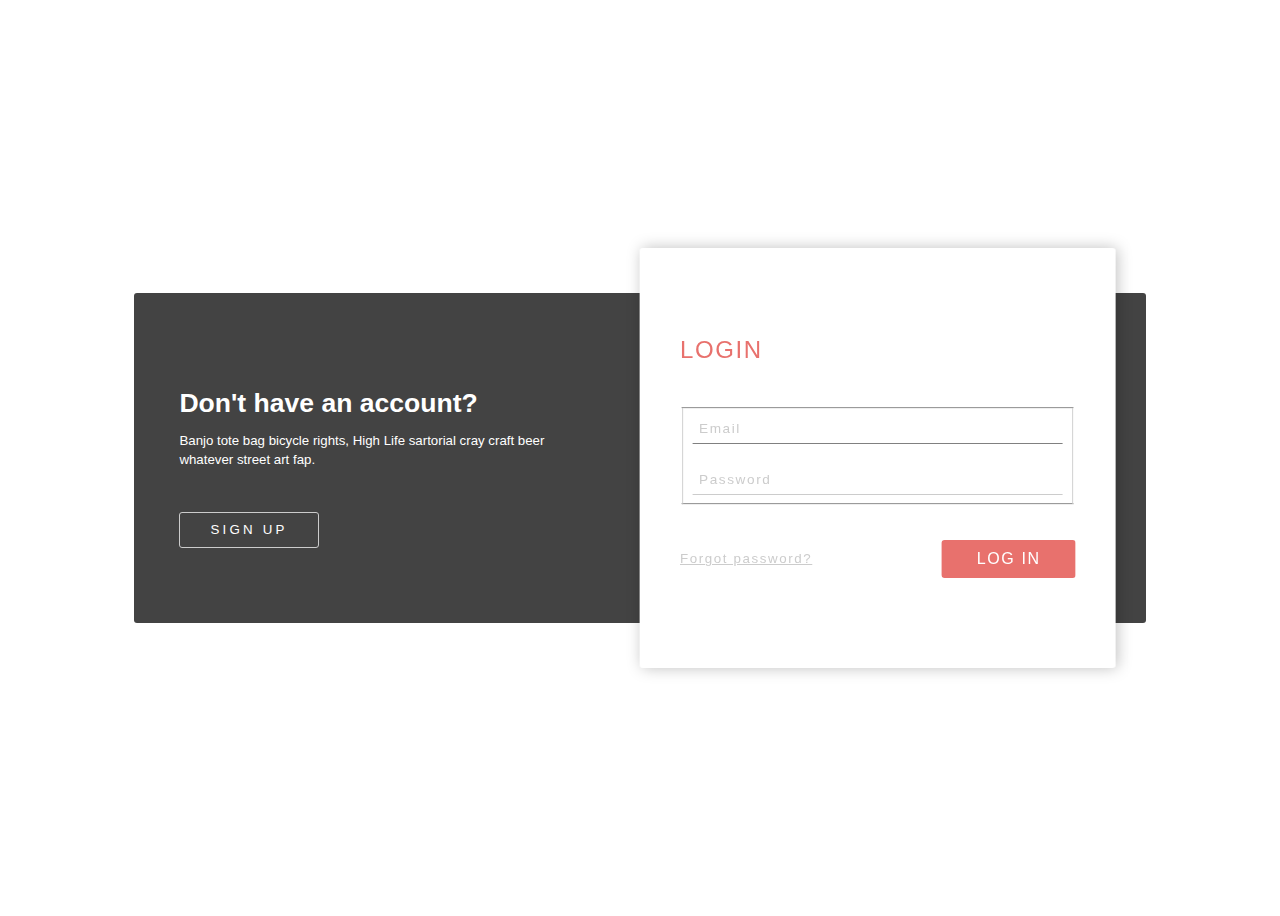
<file: index.html>
<!DOCTYPE html>
<html lang="en" >
<head>
  <meta charset="UTF-8">
  <title>smart parki</title>
  <link rel="stylesheet" href="index.css">
</head>
<body>

<section class="user">
  <div class="user_options-container">
    <div class="user_options-text">
      <div class="user_options-unregistered">
        <h2 class="user_unregistered-title">Don't have an account?</h2>
        <p class="user_unregistered-text">Banjo tote bag bicycle rights, High Life sartorial cray craft beer whatever street art fap.</p>
        <button class="user_unregistered-signup" id="signup-button">Sign up</button>
      </div>

      <div class="user_options-registered">
        <h2 class="user_registered-title">Have an account?</h2>
        <p class="user_registered-text">Banjo tote bag bicycle rights, High Life sartorial cray craft beer whatever street art fap.</p>
        <button  class="user_registered-login" id="login-button">Login</button>
      </div>
    </div>
    
    <div class="user_options-forms" id="user_options-forms">
      <div class="user_forms-login">
        <h2 class="forms_title">Login</h2>
        <form class="forms_form">
          <fieldset class="forms_fieldset">
            <div class="forms_field">
              <input type="email" placeholder="Email" class="forms_field-input" required autofocus />
            </div>
            <div class="forms_field">
              <input type="password" placeholder="Password" class="forms_field-input" required />
            </div>
          </fieldset>
          <div class="forms_buttons">
            <button type="button" class="forms_buttons-forgot">Forgot password?</button>
            <button type="submit" onclick="log()" class="forms_buttons-action">Log In</button>
          </div>
        </form>
      </div>
      <div class="user_forms-signup">
        <h2 class="forms_title">Sign Up</h2>
        <form class="forms_form">
          <fieldset class="forms_fieldset">
            <div class="forms_field">
              <input type="text" placeholder="Full Name" class="forms_field-input" required />
            </div>
            <div class="forms_field">
              <input type="email" placeholder="Email" class="forms_field-input" required />
            </div>
            <div class="forms_field">
              <input type="password" placeholder="Password" class="forms_field-input" required />
            </div>
          </fieldset>
          <div class="forms_buttons">
            <input type="submit" value="Sign up" class="forms_buttons-action">
          </div>
        </form>
      </div>
    </div>
  </div>
</section>

  <script  src="index.js"> </script>

</body>
</html>
</file>
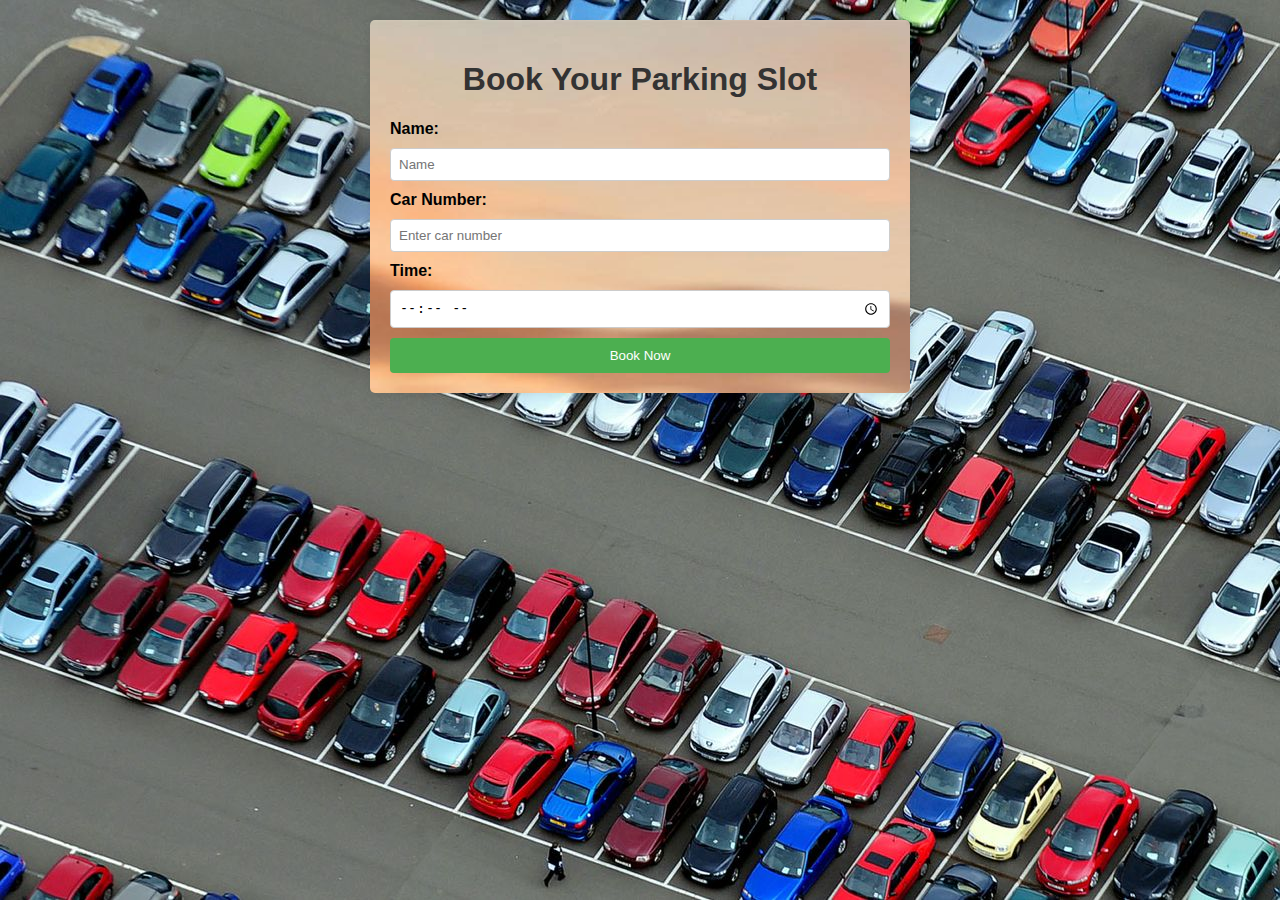
<file: booking.html>
<!DOCTYPE html>
<html lang="en">
<head>
    <meta charset="UTF-8">
    <meta name="viewport" content="width=device-width, initial-scale=1.0">
    <title>Parking Slot Booking</title>
    <link rel="stylesheet" href="booking.css">
</head>
<body>
    <div class="container">
        <h1>Book Your Parking Slot</h1>
        <form>
            <label for="location">Name:</label>
            <input type="text" id="location" name="location" placeholder="Name" required>

            <label for="carNumber">Car Number:</label>
            <input type="text" id="carNumber" name="carNumber" placeholder="Enter car number" required>

            <label for="time">Time:</label>
            <input type="time" id="time" name="time" required>

            <button onclick="bookNow(event)" id="book" type="submit">Book Now</button>
        </form>
    </div>
    <script>
        function bookNow(event) {
            event.preventDefault(); // Prevent form submission
            var booked = false; // Default value

            // Check if the button is clicked
            if (event.target.id === 'book') {
                booked = true; // Set to true if the button is clicked
            }
            localStorage.setItem('booked', booked); // Set the localStorage item
            window.location.href = 'one.html'; // Redirect
        }
    </script>
</body>
</html>
</file>
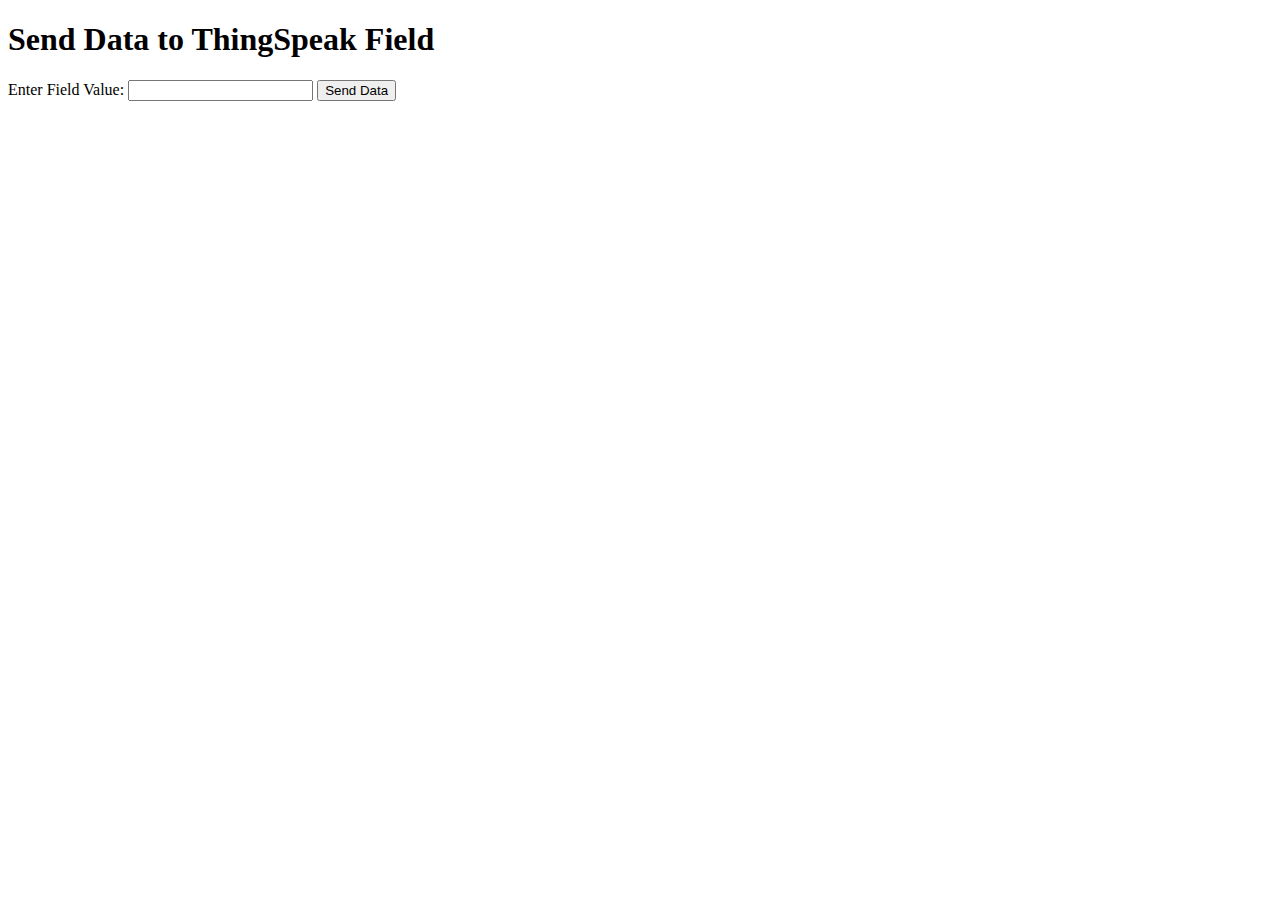
<file: new.html>
<!DOCTYPE html>
<html lang="en">
<head>
<meta charset="UTF-8">
<meta name="viewport" content="width=device-width, initial-scale=1.0">
<title>ThingSpeak Data Sender</title>
<script>
function sendData() {
    var apiKey = "29GAJS42UMC1JSB9"; // Replace with your ThingSpeak API key
    var fieldValue = document.getElementById("fieldValue").value;

    // Construct the ThingSpeak update URL
    var updateURL = "https://api.thingspeak.com/update?api_key=" + apiKey + "&field1=" + encodeURIComponent(fieldValue);

    // Make a GET request to update the ThingSpeak field
    fetch(updateURL)
    .then(response => {
        if (!response.ok) {
            throw new Error('Network response was not ok');
        }
        return response.text();
    })
    .then(data => {
        console.log('Data sent successfully:', data);
        // You can add further actions here if needed
    })
    .catch(error => {
        console.error('Error sending data to ThingSpeak:', error);
    });
}
</script>
</head>
<body>
    <h1>Send Data to ThingSpeak Field</h1>
    <label for="fieldValue">Enter Field Value:</label>
    <input type="number" id="fieldValue" required>
    <button onclick="sendData()">Send Data</button>
</body>
</html>
</file>
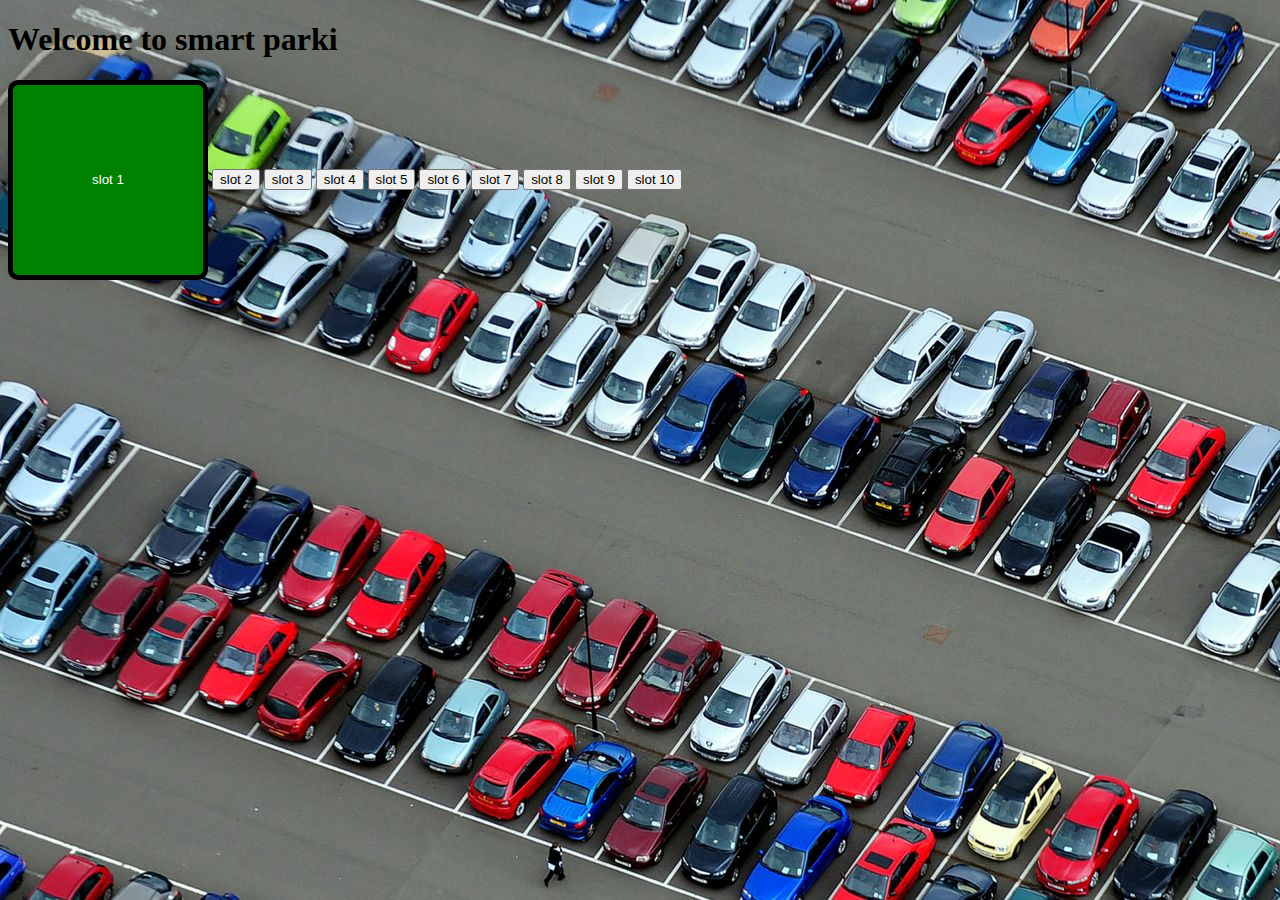
<file: one.html>
<!DOCTYPE html>
<html>
<head>
    <title>smart parki</title>
    <link rel="stylesheet" href="one.css">
    <script src="https://ajax.googleapis.com/ajax/libs/jquery/3.5.1/jquery.min.js"></script>
    <script src="https://code.jquery.com/jquery-3.6.0.min.js"></script>
</head>
<body>
    <h1>Welcome to smart parki</h1>
    <button class="b1">slot 1</button>
    <button class="">slot 2</button>
    <button class="">slot 3</button>
    <button class="">slot 4</button>
    <button class="">slot 5</button>
    <button class="">slot 6</button>
    <button class="">slot 7</button>
    <button class="">slot 8</button>
    <button class="">slot 9</button>
    <button class="">slot 10</button>
    <script>
        $(document).ready(function() {
            function updateButtonColor() {
                var channelID = '2426579';
                var apiKey = '6RQEFKM936YPSTQ5';
                var field = 1;
                var isBooked = localStorage.getItem('booked');
                $.getJSON('https://api.thingspeak.com/channels/' + channelID + '/fields/' + field + '.json?results=1&api_key=' + apiKey, function(data) {
                    var colorValue = parseInt(data.feeds[0].field1);
                    if (colorValue === 1) {
                        $('.b1').css('background-color', 'red');
                        $('.b1').click(function() {
                            var confirmation = confirm("Slot is already occupied!!");
                            if (confirmation) {
                                window.location.reload('one.html'); 
                            }
                        });
                    } 
                    else if (colorValue === 0) {
                        $('.b1').css('background-color', 'green');
                        $('.b1').click(function() {
                            var confirmation = confirm("Slot is available. Do you want to proceed?");
                            if (confirmation) {
                                window.open('booking.html', '_blank'); 
                            }
                        });
                        
                    }
                    else if(isBooked === 'true')
                    {
                        $('.b1').css('background-color', 'yellow');
                        $('.b1').click(function() {
                            var confirmation = confirm("Slot is already booked!!");
                            if (confirmation) {
                                window.location.reload('one.html'); 
                            }
                        });
                    }
                    else 
                    {
                        console.log('Unexpected value received from ThingSpeak:', colorValue);
                    }
                });
            }
            updateButtonColor();
            setInterval(updateButtonColor, 30000); 
        });
         
    </script>
</body>
</html>
</file>
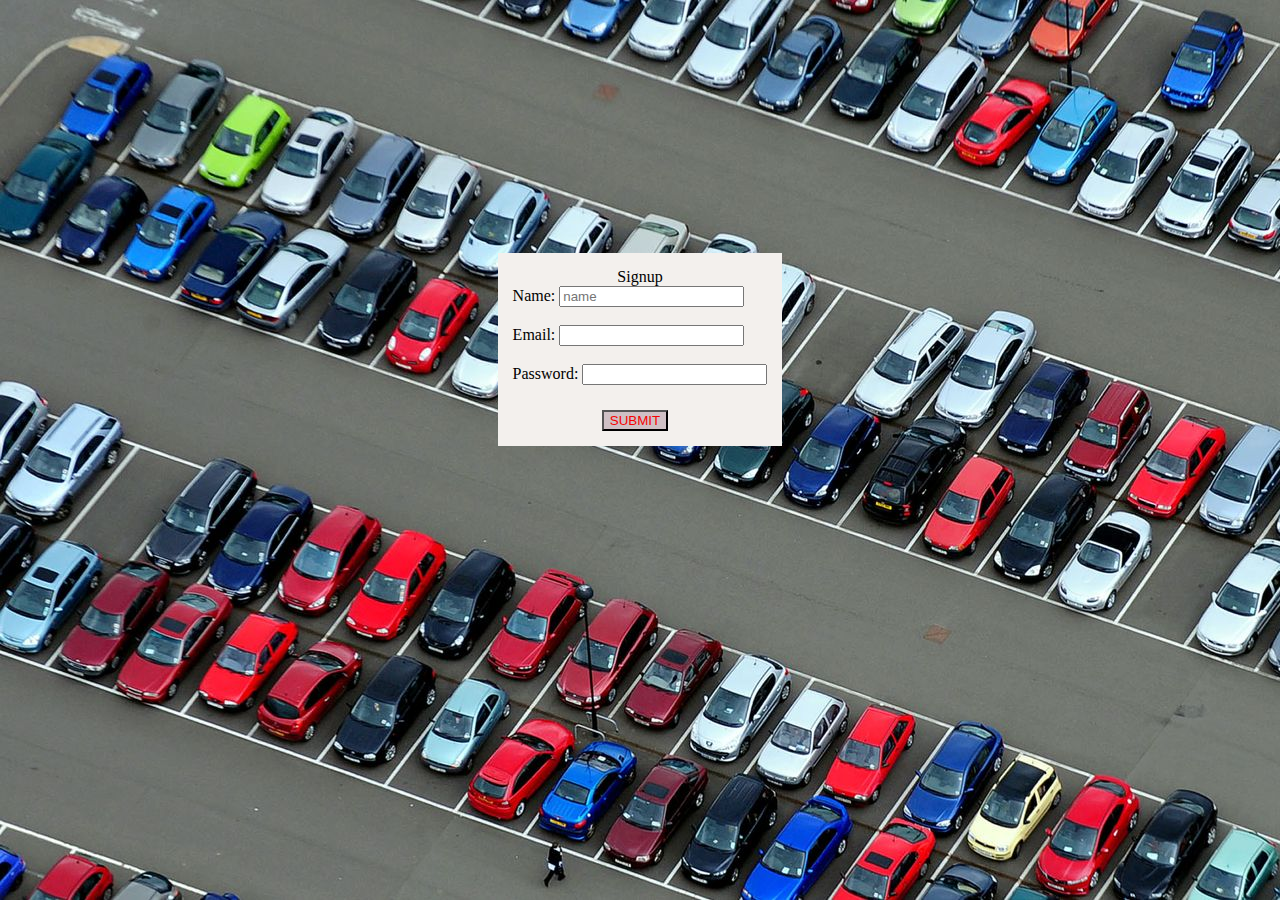
<file: signup.html>
<!DOCTYPE html>
<html>
    <head>
        <title>smart parki</title>
        <link rel="stylesheet" href="signup.css">
    </head>
    <body>
        <div>
            <form>
                <legend class="signup">Signup</legend>
                <label>Name:</label>
                <input type="name" name="name" id="text" placeholder="name"><br><br>
                <label>Email:</label>
                <input type="email" name="email" id="text" placholder="abc@gmail.com"><br><br>
                <label>Password:</label>
                <input type="password" name="pass"><br>
            </form>
            <button onclick="but1()" class="bu">SUBMIT</button>
        </div>
        <script>
            function but1()
            {
                window.location.href='index.html';
            }
        </script>
    </body>
</html>
</file>
<file: index.css>
* {
    box-sizing: border-box;
  }
  
  body {
    font-family: "Montserrat", sans-serif;
    font-size: 12px;
    line-height: 1em;
  }
  
  button {
    background-color: transparent;
    padding: 0;
    border: 0;
    outline: 0;
    cursor: pointer;
  }
  
  input {
    background-color: transparent;
    padding: 0;
    border: 0;
    outline: 0;
  }
  input[type="submit"] {
    cursor: pointer;
  }
  input::-webkit-input-placeholder {
    font-size: 0.85rem;
    font-family: "Montserrat", sans-serif;
    font-weight: 300;
    letter-spacing: 0.1rem;
    color: #ccc;
  }
  input::-moz-placeholder {
    font-size: 0.85rem;
    font-family: "Montserrat", sans-serif;
    font-weight: 300;
    letter-spacing: 0.1rem;
    color: #ccc;
  }
  input:-ms-input-placeholder {
    font-size: 0.85rem;
    font-family: "Montserrat", sans-serif;
    font-weight: 300;
    letter-spacing: 0.1rem;
    color: #ccc;
  }
  input::-ms-input-placeholder {
    font-size: 0.85rem;
    font-family: "Montserrat", sans-serif;
    font-weight: 300;
    letter-spacing: 0.1rem;
    color: #ccc;
  }
  input::placeholder {
    font-size: 0.85rem;
    font-family: "Montserrat", sans-serif;
    font-weight: 300;
    letter-spacing: 0.1rem;
    color: #ccc;
  }
  
  /**
   * Bounce to the left side
   */
  @-webkit-keyframes bounceLeft {
    0% {
      -webkit-transform: translate3d(100%, -50%, 0);
              transform: translate3d(100%, -50%, 0);
    }
    50% {
      -webkit-transform: translate3d(-30px, -50%, 0);
              transform: translate3d(-30px, -50%, 0);
    }
    100% {
      -webkit-transform: translate3d(0, -50%, 0);
              transform: translate3d(0, -50%, 0);
    }
  }
  @keyframes bounceLeft {
    0% {
      -webkit-transform: translate3d(100%, -50%, 0);
              transform: translate3d(100%, -50%, 0);
    }
    50% {
      -webkit-transform: translate3d(-30px, -50%, 0);
              transform: translate3d(-30px, -50%, 0);
    }
    100% {
      -webkit-transform: translate3d(0, -50%, 0);
              transform: translate3d(0, -50%, 0);
    }
  }
  /**
   * Bounce to the left side
   */
  @-webkit-keyframes bounceRight {
    0% {
      -webkit-transform: translate3d(0, -50%, 0);
              transform: translate3d(0, -50%, 0);
    }
    50% {
      -webkit-transform: translate3d(calc(100% + 30px), -50%, 0);
              transform: translate3d(calc(100% + 30px), -50%, 0);
    }
    100% {
      -webkit-transform: translate3d(100%, -50%, 0);
              transform: translate3d(100%, -50%, 0);
    }
  }
  @keyframes bounceRight {
    0% {
      -webkit-transform: translate3d(0, -50%, 0);
              transform: translate3d(0, -50%, 0);
    }
    50% {
      -webkit-transform: translate3d(calc(100% + 30px), -50%, 0);
              transform: translate3d(calc(100% + 30px), -50%, 0);
    }
    100% {
      -webkit-transform: translate3d(100%, -50%, 0);
              transform: translate3d(100%, -50%, 0);
    }
  }
  /**
   * Show Sign Up form
   */
  @-webkit-keyframes showSignUp {
    100% {
      opacity: 1;
      visibility: visible;
      -webkit-transform: translate3d(0, 0, 0);
              transform: translate3d(0, 0, 0);
    }
  }
  @keyframes showSignUp {
    100% {
      opacity: 1;
      visibility: visible;
      -webkit-transform: translate3d(0, 0, 0);
              transform: translate3d(0, 0, 0);
    }
  }
  /**
   * Page background
   */
  .user {
    display: -webkit-box;
    display: flex;
    -webkit-box-pack: center;
            justify-content: center;
    -webkit-box-align: center;
            align-items: center;
    width: 100%;
    height: 100vh;
    background: url("https://image.freepik.com/free-photo/green-leaf-forest_1150-12333.jpg") no-repeat center;
    background-size: cover;
  }
  .user_options-container {
    position: relative;
    width: 80%;
  }
  .user_options-text {
    display: -webkit-box;
    display: flex;
    -webkit-box-pack: justify;
            justify-content: space-between;
    width: 100%;
    background-color: rgba(34, 34, 34, 0.85);
    border-radius: 3px;
  }
  
  /**
   * Registered and Unregistered user box and text
   */
  .user_options-registered,
  .user_options-unregistered {
    width: 50%;
    padding: 75px 45px;
    color: #fff;
    font-weight: 300;
  }
  
  .user_registered-title,
  .user_unregistered-title {
    margin-bottom: 15px;
    font-size: 1.66rem;
    line-height: 1em;
  }
  
  .user_unregistered-text,
  .user_registered-text {
    font-size: 0.83rem;
    line-height: 1.4em;
  }
  
  .user_registered-login,
  .user_unregistered-signup {
    margin-top: 30px;
    border: 1px solid #ccc;
    border-radius: 3px;
    padding: 10px 30px;
    color: #fff;
    text-transform: uppercase;
    line-height: 1em;
    letter-spacing: 0.2rem;
    -webkit-transition: background-color 0.2s ease-in-out, color 0.2s ease-in-out;
    transition: background-color 0.2s ease-in-out, color 0.2s ease-in-out;
  }
  .user_registered-login:hover,
  .user_unregistered-signup:hover {
    color: rgba(34, 34, 34, 0.85);
    background-color: #ccc;
  }
  
  /**
   * Login and signup forms
   */
  .user_options-forms {
    position: absolute;
    top: 50%;
    left: 30px;
    width: calc(50% - 30px);
    min-height: 420px;
    background-color: #fff;
    border-radius: 3px;
    box-shadow: 2px 0 15px rgba(0, 0, 0, 0.25);
    overflow: hidden;
    -webkit-transform: translate3d(100%, -50%, 0);
            transform: translate3d(100%, -50%, 0);
    -webkit-transition: -webkit-transform 0.4s ease-in-out;
    transition: -webkit-transform 0.4s ease-in-out;
    transition: transform 0.4s ease-in-out;
    transition: transform 0.4s ease-in-out, -webkit-transform 0.4s ease-in-out;
  }
  .user_options-forms .user_forms-login {
    -webkit-transition: opacity 0.4s ease-in-out, visibility 0.4s ease-in-out;
    transition: opacity 0.4s ease-in-out, visibility 0.4s ease-in-out;
  }
  .user_options-forms .forms_title {
    margin-bottom: 45px;
    font-size: 1.5rem;
    font-weight: 500;
    line-height: 1em;
    text-transform: uppercase;
    color: #e8716d;
    letter-spacing: 0.1rem;
  }
  .user_options-forms .forms_field:not(:last-of-type) {
    margin-bottom: 20px;
  }
  .user_options-forms .forms_field-input {
    width: 100%;
    border-bottom: 1px solid #ccc;
    padding: 6px 20px 6px 6px;
    font-family: "Montserrat", sans-serif;
    font-size: 1rem;
    font-weight: 300;
    color: gray;
    letter-spacing: 0.1rem;
    -webkit-transition: border-color 0.2s ease-in-out;
    transition: border-color 0.2s ease-in-out;
  }
  .user_options-forms .forms_field-input:focus {
    border-color: gray;
  }
  .user_options-forms .forms_buttons {
    display: -webkit-box;
    display: flex;
    -webkit-box-pack: justify;
            justify-content: space-between;
    -webkit-box-align: center;
            align-items: center;
    margin-top: 35px;
  }
  .user_options-forms .forms_buttons-forgot {
    font-family: "Montserrat", sans-serif;
    letter-spacing: 0.1rem;
    color: #ccc;
    text-decoration: underline;
    -webkit-transition: color 0.2s ease-in-out;
    transition: color 0.2s ease-in-out;
  }
  .user_options-forms .forms_buttons-forgot:hover {
    color: #b3b3b3;
  }
  .user_options-forms .forms_buttons-action {
    background-color: #e8716d;
    border-radius: 3px;
    padding: 10px 35px;
    font-size: 1rem;
    font-family: "Montserrat", sans-serif;
    font-weight: 300;
    color: #fff;
    text-transform: uppercase;
    letter-spacing: 0.1rem;
    -webkit-transition: background-color 0.2s ease-in-out;
    transition: background-color 0.2s ease-in-out;
  }
  .user_options-forms .forms_buttons-action:hover {
    background-color: #e14641;
  }
  .user_options-forms .user_forms-signup,
  .user_options-forms .user_forms-login {
    position: absolute;
    top: 70px;
    left: 40px;
    width: calc(100% - 80px);
    opacity: 0;
    visibility: hidden;
    -webkit-transition: opacity 0.4s ease-in-out, visibility 0.4s ease-in-out, -webkit-transform 0.5s ease-in-out;
    transition: opacity 0.4s ease-in-out, visibility 0.4s ease-in-out, -webkit-transform 0.5s ease-in-out;
    transition: opacity 0.4s ease-in-out, visibility 0.4s ease-in-out, transform 0.5s ease-in-out;
    transition: opacity 0.4s ease-in-out, visibility 0.4s ease-in-out, transform 0.5s ease-in-out, -webkit-transform 0.5s ease-in-out;
  }
  .user_options-forms .user_forms-signup {
    -webkit-transform: translate3d(120px, 0, 0);
            transform: translate3d(120px, 0, 0);
  }
  .user_options-forms .user_forms-signup .forms_buttons {
    -webkit-box-pack: end;
            justify-content: flex-end;
  }
  .user_options-forms .user_forms-login {
    -webkit-transform: translate3d(0, 0, 0);
            transform: translate3d(0, 0, 0);
    opacity: 1;
    visibility: visible;
  }
  
  /**
   * Triggers
   */
  .user_options-forms.bounceLeft {
    -webkit-animation: bounceLeft 1s forwards;
            animation: bounceLeft 1s forwards;
  }
  .user_options-forms.bounceLeft .user_forms-signup {
    -webkit-animation: showSignUp 1s forwards;
            animation: showSignUp 1s forwards;
  }
  .user_options-forms.bounceLeft .user_forms-login {
    opacity: 0;
    visibility: hidden;
    -webkit-transform: translate3d(-120px, 0, 0);
            transform: translate3d(-120px, 0, 0);
  }
  .user_options-forms.bounceRight {
    -webkit-animation: bounceRight 1s forwards;
            animation: bounceRight 1s forwards;
  }
  
  /**
   * Responsive 990px
   */
  @media screen and (max-width: 990px) {
    .user_options-forms {
      min-height: 350px;
    }
    .user_options-forms .forms_buttons {
      -webkit-box-orient: vertical;
      -webkit-box-direction: normal;
              flex-direction: column;
    }
    .user_options-forms .user_forms-login .forms_buttons-action {
      margin-top: 30px;
    }
    .user_options-forms .user_forms-signup,
    .user_options-forms .user_forms-login {
      top: 40px;
    }
  
    .user_options-registered,
    .user_options-unregistered {
      padding: 50px 45px;
    }
  }
</file>
<file: booking.css>
body {
    font-family: Arial, sans-serif;
    background-color: #f2f2f2;
    margin: 0;
    padding: 20px;
    background-image: url(loginimage.jpg);
}

.container {
    max-width: 500px;
    margin: 0 auto;
    background-color: #fff;
    padding: 20px;
    border-radius: 5px;
    box-shadow: 0 0 10px rgba(0, 0, 0, 0.1);
    background-image: url(image.png);
}

h1 {
    text-align: center;
    color: #333;
}

form {
    display: grid;
    gap: 10px;
}

label {
    font-weight: bold;
}

input[type="text"],
input[type="time"] {
    padding: 8px;
    border: 1px solid #ccc;
    border-radius: 4px;
}

button[type="submit"] {
    background-color: #4CAF50;
    color: white;
    padding: 10px 20px;
    border: none;
    border-radius: 4px;
    cursor: pointer;
}

button[type="submit"]:hover {
    background-color: #45a049;
}
</file>
<file: one.css>
.b1
{
    background-color: green;
    color: white;
    height: 200px;
    width: 200px;
    border: 5px solid black;
    border-radius: 10px;
    transition-duration: 0.4s;
}

body
{
    background-image: url(loginimage.jpg);
}
</file>
<file: signup.css>
div
{
    background-color: rgb(243, 240, 237);
    width:max-content;
    border: 5px solid  rgb(243, 240, 237);
    padding: 10px;
    margin-top: 20%;
    margin-bottom: auto;
    margin-left: auto;
    margin-right: auto;
}
.signup 
{
    text-align: center;
}
.bu
{
    margin-top: 10%;
    position: relative;
    top: 50%;
    left: 35%;
    background-color: rgb(207, 192, 197);
    color: rgb(246, 2, 2);
}
body
{
    background-image: url(loginimage.jpg);
}
</file>
